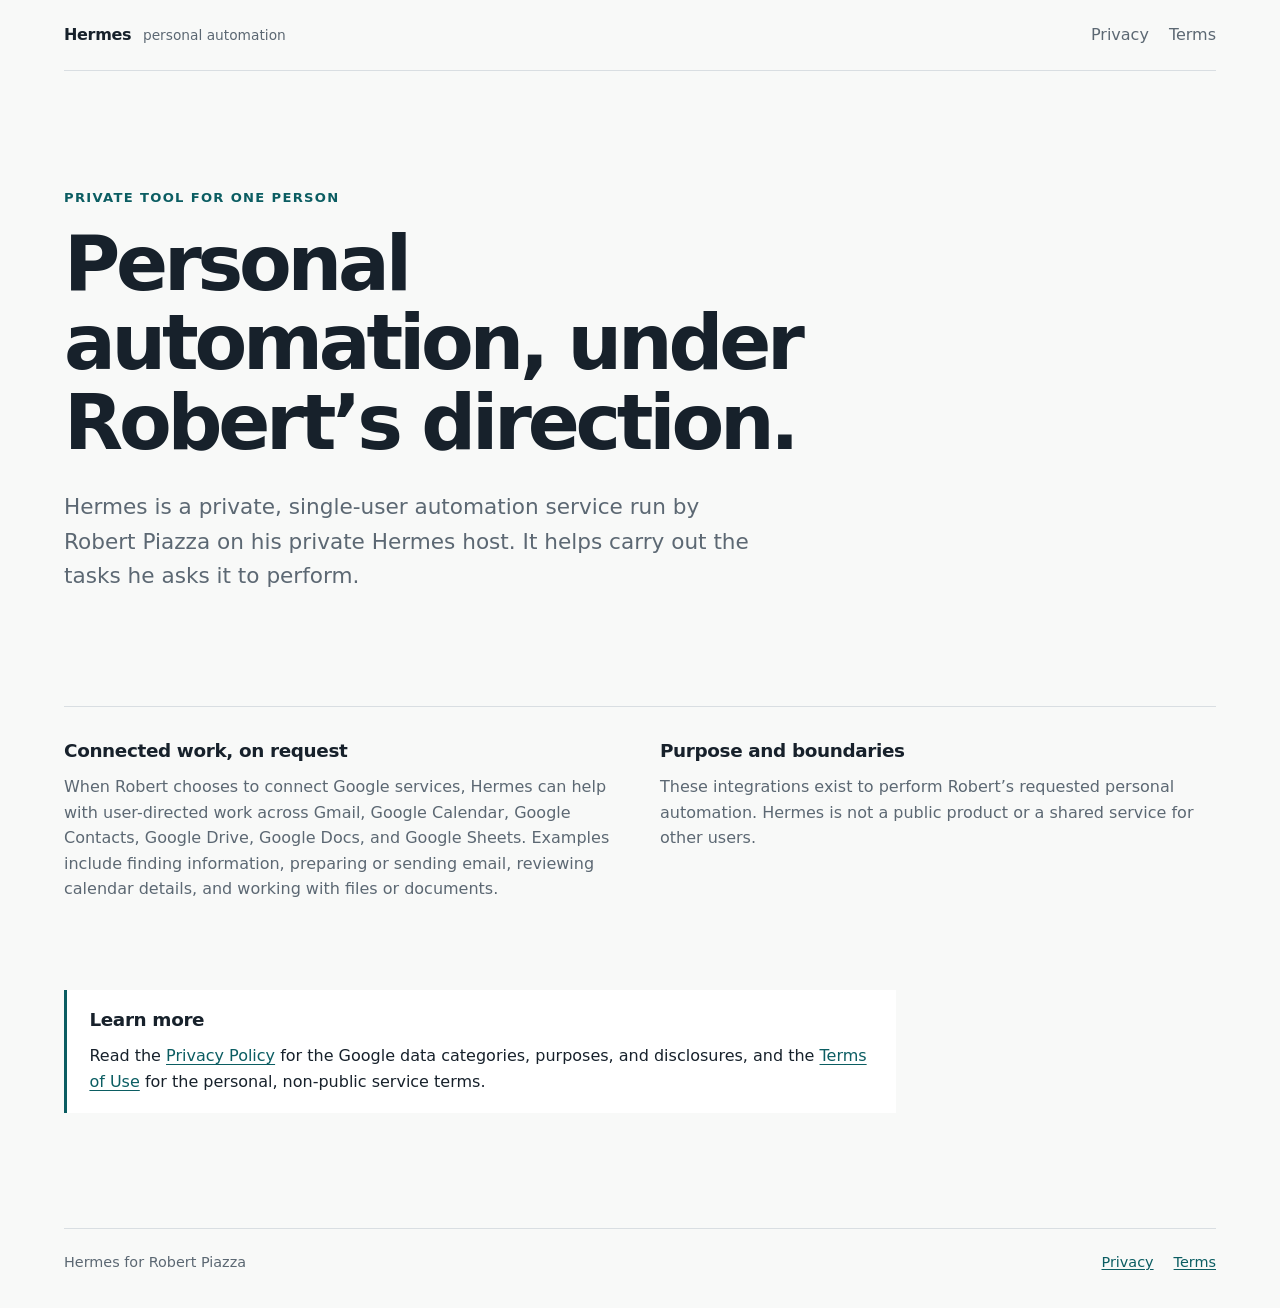
<file: index.html>
<!doctype html>
<html lang="en">
<head>
  <meta charset="utf-8">
  <meta name="viewport" content="width=device-width, initial-scale=1">
  <meta name="description" content="Private, single-user Hermes automation for Robert Piazza.">
  <title>Hermes for Robert Piazza</title>
  <link rel="stylesheet" href="/style.css">
</head>
<body>
  <header class="site-header">
    <a class="brand" href="/" aria-label="Hermes home">Hermes <span>personal automation</span></a>
    <nav aria-label="Primary navigation">
      <a href="/privacy/">Privacy</a>
      <a href="/terms/">Terms</a>
    </nav>
  </header>

  <main>
    <section class="hero" aria-labelledby="page-title">
      <p class="eyebrow">Private tool for one person</p>
      <h1 id="page-title">Personal automation, under Robert’s direction.</h1>
      <p class="lede">Hermes is a private, single-user automation service run by Robert Piazza on his private Hermes host. It helps carry out the tasks he asks it to perform.</p>
    </section>

    <section class="content-grid" aria-label="How Hermes works">
      <article>
        <h2>Connected work, on request</h2>
        <p>When Robert chooses to connect Google services, Hermes can help with user-directed work across Gmail, Google Calendar, Google Contacts, Google Drive, Google Docs, and Google Sheets. Examples include finding information, preparing or sending email, reviewing calendar details, and working with files or documents.</p>
      </article>
      <article>
        <h2>Purpose and boundaries</h2>
        <p>These integrations exist to perform Robert’s requested personal automation. Hermes is not a public product or a shared service for other users.</p>
      </article>
    </section>

    <section class="notice" aria-labelledby="learn-more">
      <h2 id="learn-more">Learn more</h2>
      <p>Read the <a href="/privacy/">Privacy Policy</a> for the Google data categories, purposes, and disclosures, and the <a href="/terms/">Terms of Use</a> for the personal, non-public service terms.</p>
    </section>
  </main>

  <footer>
    <span>Hermes for Robert Piazza</span>
    <a href="/privacy/">Privacy</a>
    <a href="/terms/">Terms</a>
  </footer>
</body>
</html>
</file>
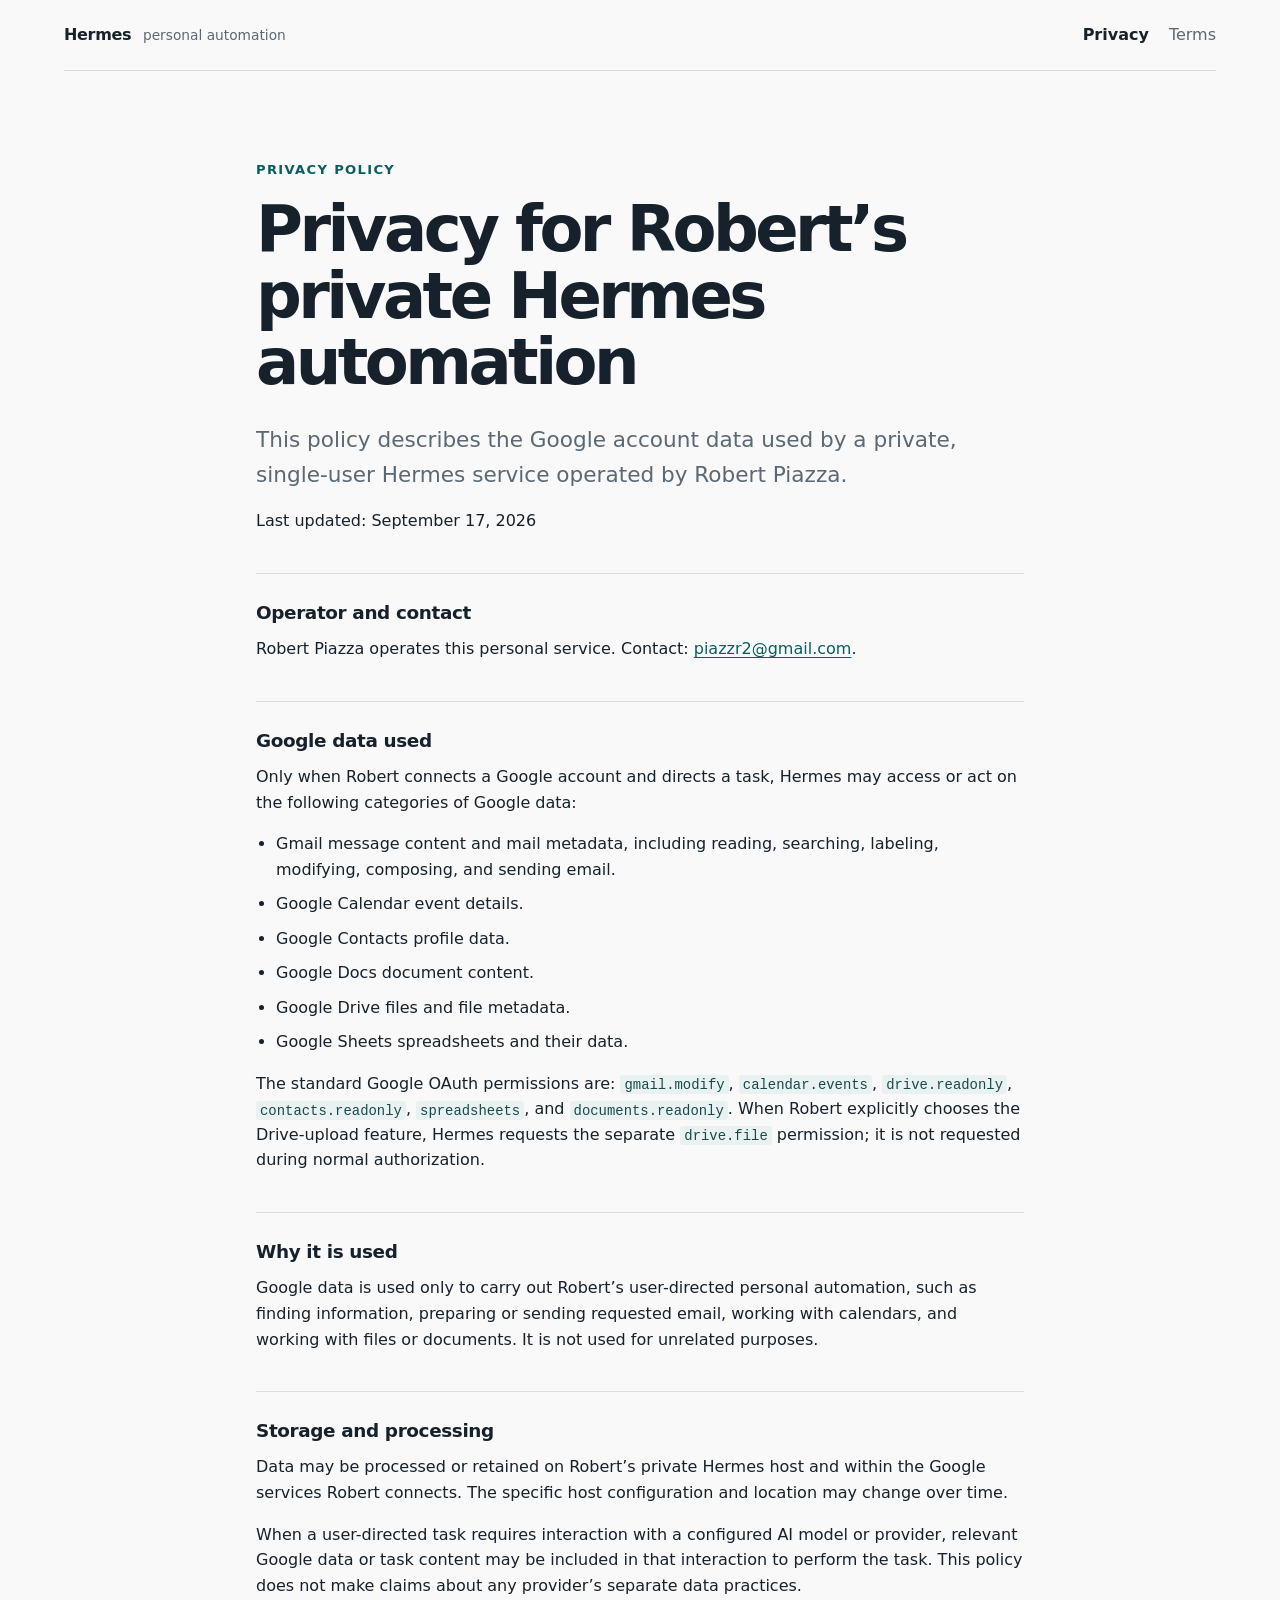
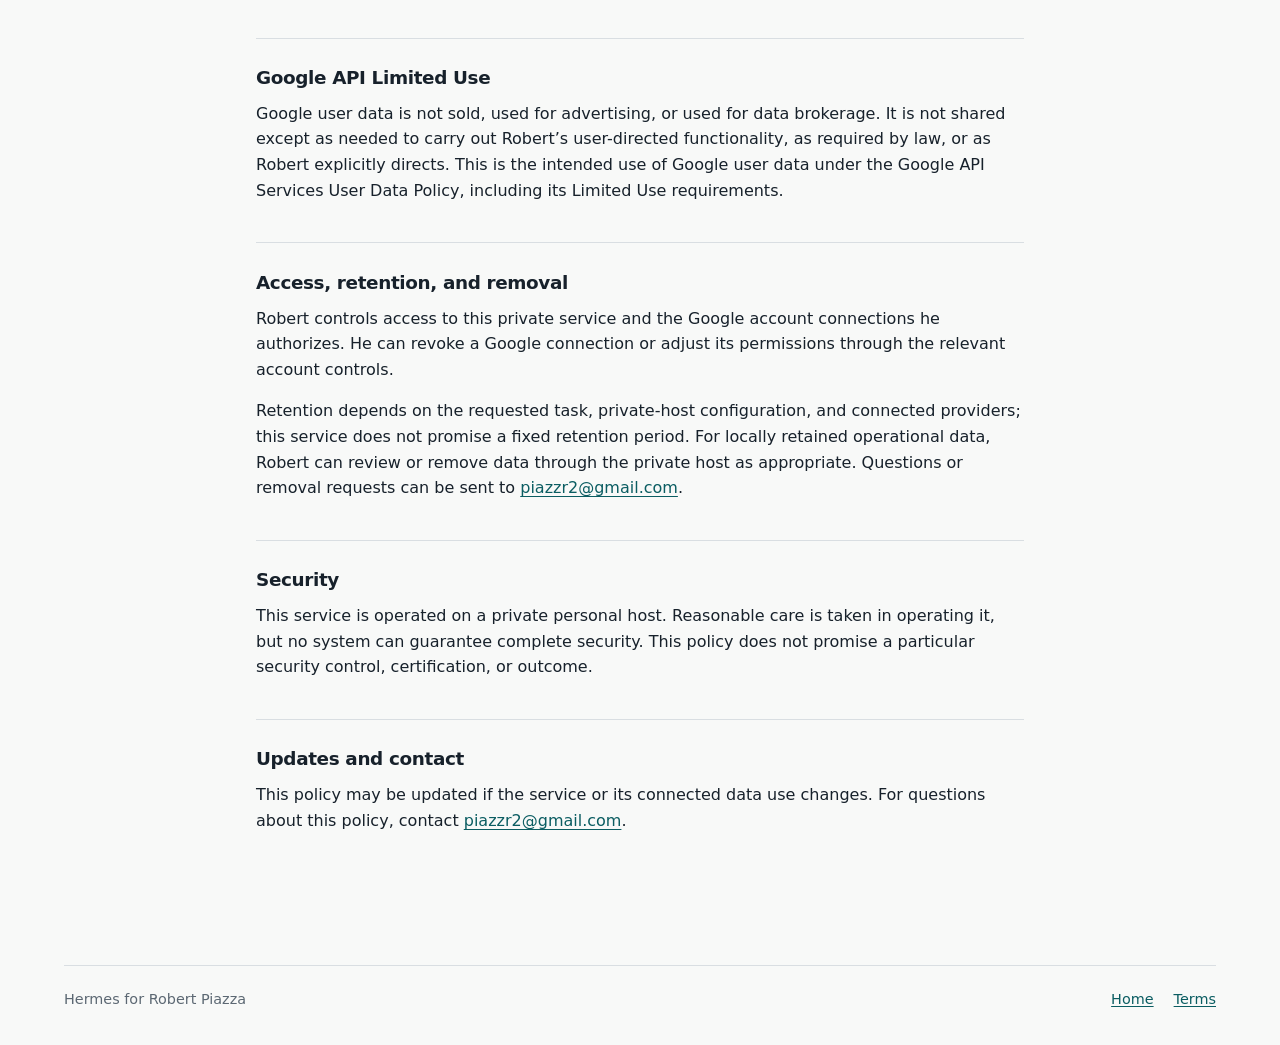
<file: privacy/index.html>
<!doctype html>
<html lang="en">
<head>
  <meta charset="utf-8">
  <meta name="viewport" content="width=device-width, initial-scale=1">
  <meta name="description" content="Privacy Policy for Robert Piazza's private Hermes automation.">
  <title>Privacy Policy · Hermes for Robert Piazza</title>
  <link rel="stylesheet" href="/style.css">
</head>
<body>
  <header class="site-header">
    <a class="brand" href="/" aria-label="Hermes home">Hermes <span>personal automation</span></a>
    <nav aria-label="Primary navigation">
      <a aria-current="page" href="/privacy/">Privacy</a>
      <a href="/terms/">Terms</a>
    </nav>
  </header>

  <main class="policy">
    <p class="eyebrow">Privacy Policy</p>
    <h1>Privacy for Robert’s private Hermes automation</h1>
    <p class="policy-intro">This policy describes the Google account data used by a private, single-user Hermes service operated by Robert Piazza.</p>
    <p class="updated">Last updated: September 17, 2026</p>

    <section>
      <h2>Operator and contact</h2>
      <p>Robert Piazza operates this personal service. Contact: <a href="mailto:piazzr2@gmail.com">piazzr2@gmail.com</a>.</p>
    </section>

    <section>
      <h2>Google data used</h2>
      <p>Only when Robert connects a Google account and directs a task, Hermes may access or act on the following categories of Google data:</p>
      <ul>
        <li>Gmail message content and mail metadata, including reading, searching, labeling, modifying, composing, and sending email.</li>
        <li>Google Calendar event details.</li>
        <li>Google Contacts profile data.</li>
        <li>Google Docs document content.</li>
        <li>Google Drive files and file metadata.</li>
        <li>Google Sheets spreadsheets and their data.</li>
      </ul>
      <p>The standard Google OAuth permissions are: <code>gmail.modify</code>, <code>calendar.events</code>, <code>drive.readonly</code>, <code>contacts.readonly</code>, <code>spreadsheets</code>, and <code>documents.readonly</code>. When Robert explicitly chooses the Drive-upload feature, Hermes requests the separate <code>drive.file</code> permission; it is not requested during normal authorization.</p>
    </section>

    <section>
      <h2>Why it is used</h2>
      <p>Google data is used only to carry out Robert’s user-directed personal automation, such as finding information, preparing or sending requested email, working with calendars, and working with files or documents. It is not used for unrelated purposes.</p>
    </section>

    <section>
      <h2>Storage and processing</h2>
      <p>Data may be processed or retained on Robert’s private Hermes host and within the Google services Robert connects. The specific host configuration and location may change over time.</p>
      <p>When a user-directed task requires interaction with a configured AI model or provider, relevant Google data or task content may be included in that interaction to perform the task. This policy does not make claims about any provider’s separate data practices.</p>
    </section>

    <section>
      <h2>Google API Limited Use</h2>
      <p>Google user data is not sold, used for advertising, or used for data brokerage. It is not shared except as needed to carry out Robert’s user-directed functionality, as required by law, or as Robert explicitly directs. This is the intended use of Google user data under the Google API Services User Data Policy, including its Limited Use requirements.</p>
    </section>

    <section>
      <h2>Access, retention, and removal</h2>
      <p>Robert controls access to this private service and the Google account connections he authorizes. He can revoke a Google connection or adjust its permissions through the relevant account controls.</p>
      <p>Retention depends on the requested task, private-host configuration, and connected providers; this service does not promise a fixed retention period. For locally retained operational data, Robert can review or remove data through the private host as appropriate. Questions or removal requests can be sent to <a href="mailto:piazzr2@gmail.com">piazzr2@gmail.com</a>.</p>
    </section>

    <section>
      <h2>Security</h2>
      <p>This service is operated on a private personal host. Reasonable care is taken in operating it, but no system can guarantee complete security. This policy does not promise a particular security control, certification, or outcome.</p>
    </section>

    <section>
      <h2>Updates and contact</h2>
      <p>This policy may be updated if the service or its connected data use changes. For questions about this policy, contact <a href="mailto:piazzr2@gmail.com">piazzr2@gmail.com</a>.</p>
    </section>
  </main>

  <footer>
    <span>Hermes for Robert Piazza</span>
    <a href="/">Home</a>
    <a href="/terms/">Terms</a>
  </footer>
</body>
</html>
</file>
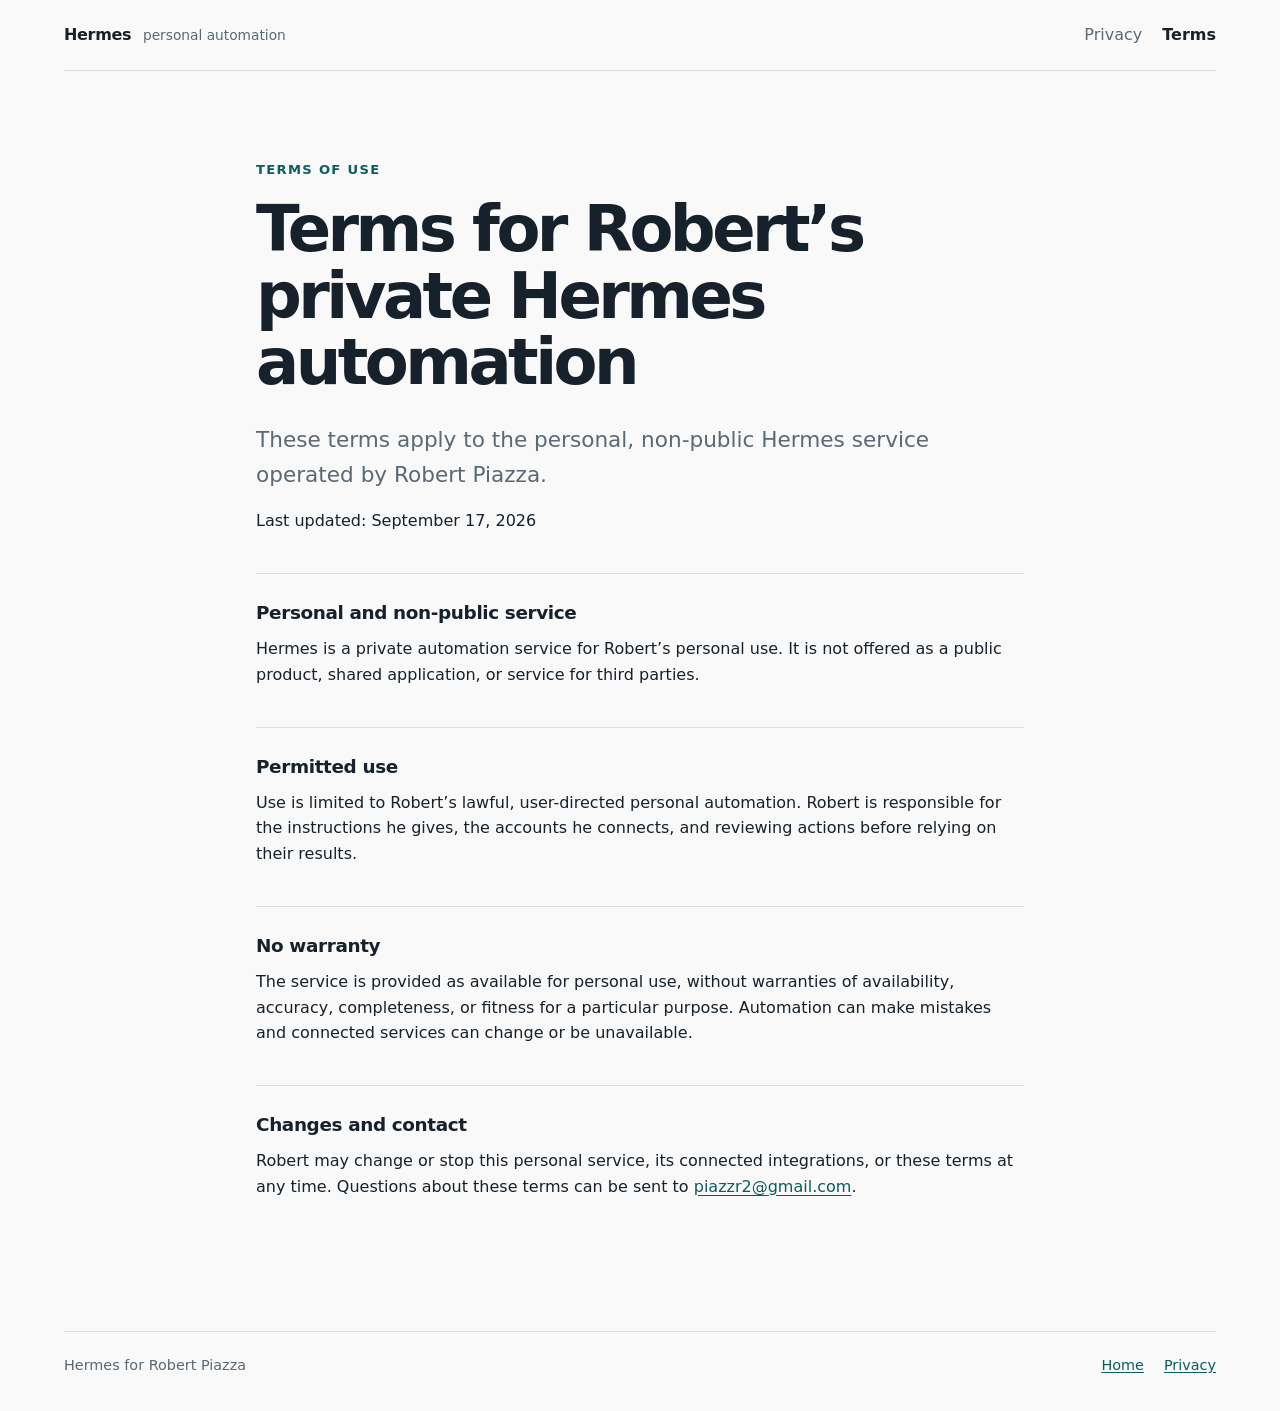
<file: terms/index.html>
<!doctype html>
<html lang="en">
<head>
  <meta charset="utf-8">
  <meta name="viewport" content="width=device-width, initial-scale=1">
  <meta name="description" content="Terms of Use for Robert Piazza's private Hermes automation.">
  <title>Terms of Use · Hermes for Robert Piazza</title>
  <link rel="stylesheet" href="/style.css">
</head>
<body>
  <header class="site-header">
    <a class="brand" href="/" aria-label="Hermes home">Hermes <span>personal automation</span></a>
    <nav aria-label="Primary navigation">
      <a href="/privacy/">Privacy</a>
      <a aria-current="page" href="/terms/">Terms</a>
    </nav>
  </header>

  <main class="policy">
    <p class="eyebrow">Terms of Use</p>
    <h1>Terms for Robert’s private Hermes automation</h1>
    <p class="policy-intro">These terms apply to the personal, non-public Hermes service operated by Robert Piazza.</p>
    <p class="updated">Last updated: September 17, 2026</p>

    <section>
      <h2>Personal and non-public service</h2>
      <p>Hermes is a private automation service for Robert’s personal use. It is not offered as a public product, shared application, or service for third parties.</p>
    </section>

    <section>
      <h2>Permitted use</h2>
      <p>Use is limited to Robert’s lawful, user-directed personal automation. Robert is responsible for the instructions he gives, the accounts he connects, and reviewing actions before relying on their results.</p>
    </section>

    <section>
      <h2>No warranty</h2>
      <p>The service is provided as available for personal use, without warranties of availability, accuracy, completeness, or fitness for a particular purpose. Automation can make mistakes and connected services can change or be unavailable.</p>
    </section>

    <section>
      <h2>Changes and contact</h2>
      <p>Robert may change or stop this personal service, its connected integrations, or these terms at any time. Questions about these terms can be sent to <a href="mailto:piazzr2@gmail.com">piazzr2@gmail.com</a>.</p>
    </section>
  </main>

  <footer>
    <span>Hermes for Robert Piazza</span>
    <a href="/">Home</a>
    <a href="/privacy/">Privacy</a>
  </footer>
</body>
</html>
</file>
<file: style.css>
:root {
  --ink: #17212b;
  --muted: #5c6873;
  --line: #d9dee2;
  --canvas: #f8f9f8;
  --paper: #ffffff;
  --accent: #0b5d62;
  --accent-dark: #073e42;
  --max-width: 72rem;
}

* { box-sizing: border-box; }

html { color: var(--ink); background: var(--canvas); font-family: Inter, ui-sans-serif, system-ui, -apple-system, BlinkMacSystemFont, "Segoe UI", sans-serif; line-height: 1.6; }

body { margin: 0; }

a { color: var(--accent); text-underline-offset: 0.16em; }
a:hover { color: var(--accent-dark); }
a:focus-visible { outline: 3px solid #89c4bd; outline-offset: 3px; }

.site-header,
footer,
main { width: min(calc(100% - 3rem), var(--max-width)); margin-inline: auto; }

.site-header { display: flex; align-items: center; justify-content: space-between; gap: 1.5rem; padding-block: 1.4rem; border-bottom: 1px solid var(--line); }

.brand { color: var(--ink); font-weight: 760; letter-spacing: -0.02em; text-decoration: none; }
.brand span { color: var(--muted); font-size: 0.86rem; font-weight: 500; letter-spacing: 0; margin-left: 0.4rem; }

nav { display: flex; flex-wrap: wrap; gap: 1.25rem; }
nav a { color: var(--muted); text-decoration: none; }
nav a[aria-current="page"] { color: var(--ink); font-weight: 700; }

main { padding-block: clamp(3rem, 9vw, 7.5rem); }

.hero { max-width: 49rem; padding-bottom: clamp(3rem, 8vw, 6rem); }
.eyebrow { color: var(--accent); font-size: 0.82rem; font-weight: 800; letter-spacing: 0.1em; margin: 0 0 1rem; text-transform: uppercase; }
h1 { font-size: clamp(2.45rem, 6vw, 5.1rem); letter-spacing: -0.055em; line-height: 1.04; margin: 0; }
.lede,
.policy-intro { color: var(--muted); font-size: clamp(1.1rem, 2vw, 1.35rem); max-width: 44rem; margin-top: 1.7rem; }

.content-grid { display: grid; grid-template-columns: repeat(2, minmax(0, 1fr)); gap: 2.5rem; border-top: 1px solid var(--line); padding-top: 2rem; }
h2 { font-size: 1.15rem; letter-spacing: -0.02em; line-height: 1.25; margin: 0 0 0.75rem; }
p { margin: 0 0 1rem; }
.content-grid p { color: var(--muted); }

.notice { border-left: 3px solid var(--accent); margin-top: 4.5rem; max-width: 52rem; padding: 1.15rem 1.4rem; background: var(--paper); }
.notice p { margin-bottom: 0; }

.policy { max-width: 48rem; padding-top: clamp(2.8rem, 7vw, 5.5rem); }
.policy h1 { font-size: clamp(2.35rem, 5vw, 4.2rem); }
.policy section { border-top: 1px solid var(--line); margin-top: 2.45rem; padding-top: 1.7rem; }
.policy ul { margin: 0 0 1rem; padding-left: 1.25rem; }
.policy li + li { margin-top: 0.55rem; }
code { background: #eaf2f1; border-radius: 0.2rem; color: #17494b; font-family: ui-monospace, SFMono-Regular, Menlo, Consolas, monospace; font-size: 0.87em; padding: 0.1rem 0.25rem; }

footer { border-top: 1px solid var(--line); color: var(--muted); display: flex; flex-wrap: wrap; gap: 0.75rem 1.25rem; padding-block: 1.4rem 2.1rem; font-size: 0.9rem; }
footer span { margin-right: auto; }

@media (max-width: 40rem) {
  .site-header { align-items: flex-start; flex-direction: column; gap: 0.8rem; }
  .content-grid { grid-template-columns: 1fr; gap: 1.25rem; }
  footer span { flex-basis: 100%; }
}
</file>
